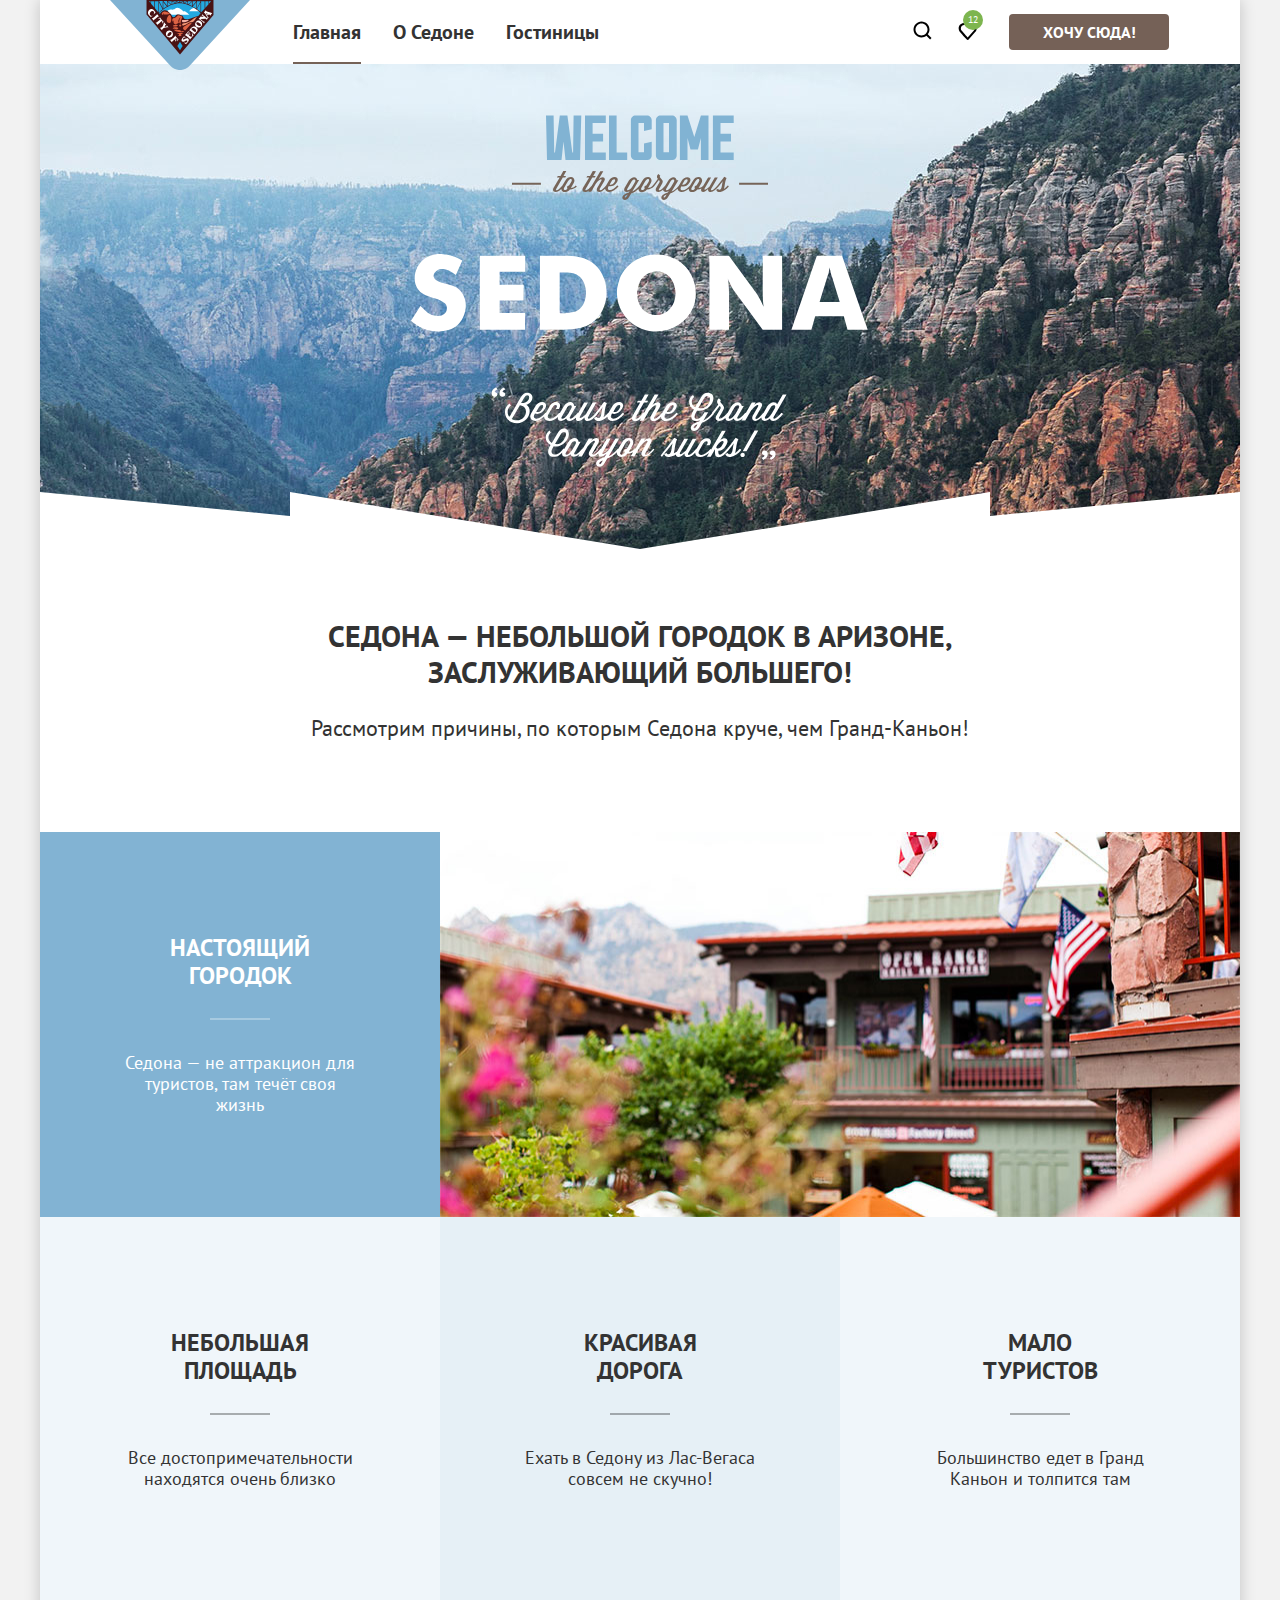
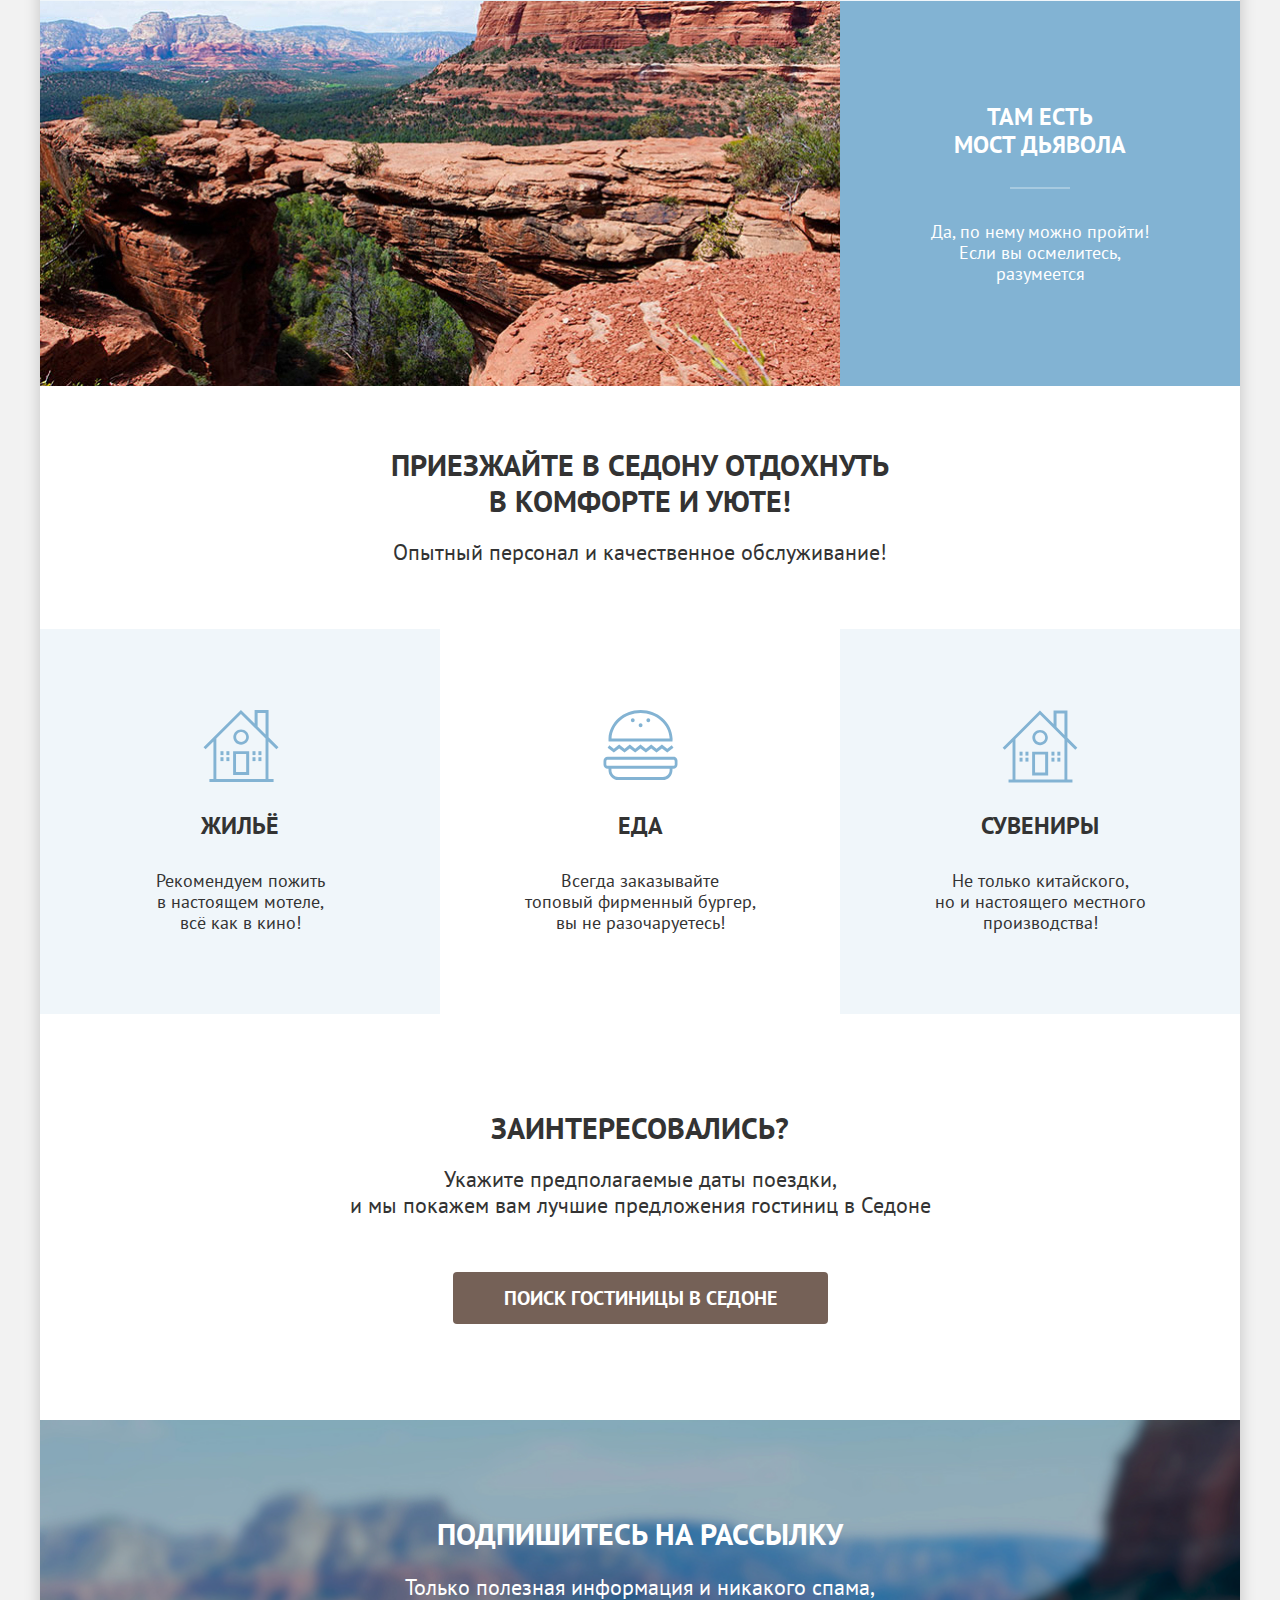
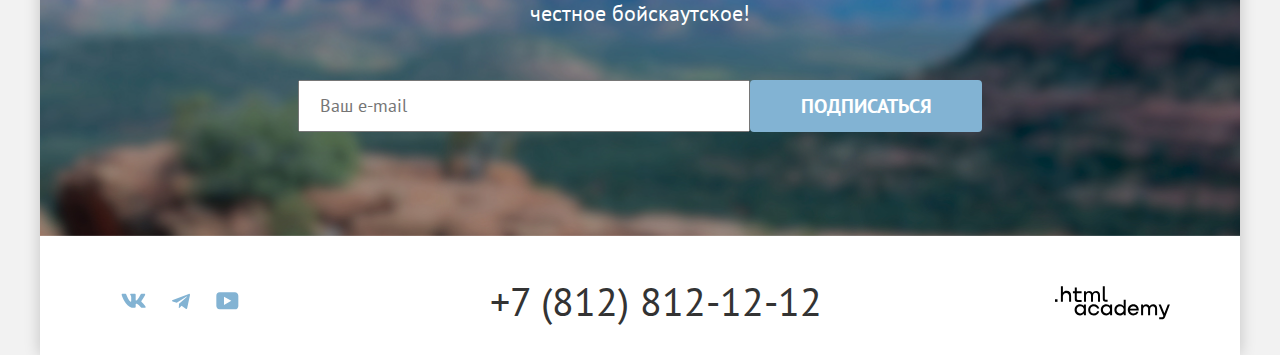
<file: index.html>
<!DOCTYPE html>
<html lang="ru">

  <head>
    <meta charset="utf-8">
    <title>HTML Academy: Седона</title>
    <link rel="stylesheet" href="styles/styles.css">
    <link rel="icon" type="image/png" href="images/favicon.png">
  </head>

  <body>
    <div class="wrapper">
      <header class="page-header">
        <nav class="page-navigation">
          <a class="navigation-logo" href="index.html"><span class="visually-hidden">Главная</span>
            <img class="sedona-logo" src="./images/sedona-logo.svg" width="140" height="70" alt="Логотип Седоны.">
          </a>
          <ul class="navigation-list">
            <li class="navigation-item">
              <a class="navigation-link navigation-link-current" href="index.html">Главная</a>
            </li>
            <li class="navigation-item">
              <a class="navigation-link" href="about.html">О Седоне</a>
            </li>
            <li class="navigation-item">
              <a class="navigation-link" href="catalog.html">Гостиницы</a>
            </li>
          </ul>
          <ul class="navigation-user">
            <li class="navigation-user-item">
              <a class="navigation-user-link" href="#">
                <svg class="navigation-icon" aria-hidden="true" focusable="false" width="19" height="19"
                  viewBox="0 0 19 19" fill="none" xmlns="http://www.w3.org/2000/svg">
                  <path
                    d="M18.5 17.0083L14.8 13.3287C15.8 12.0359 16.5 10.3453 16.5 8.4558C16.5 4.08011 12.9 0.5 8.5 0.5C4.1 0.5 0.5 4.17956 0.5 8.55525C0.5 12.9309 4.1 16.511 8.5 16.511C10.3 16.511 12 15.9144 13.4 14.8204L17.1 18.5L18.5 17.0083ZM8.5 14.5221C5.2 14.5221 2.5 11.837 2.5 8.55525C2.5 5.27348 5.2 2.5884 8.5 2.5884C11.8 2.5884 14.5 5.27348 14.5 8.55525C14.5 11.837 11.8 14.5221 8.5 14.5221Z"
                    fill="black" />
                </svg>
                <span class="visually-hidden">
                  Поиск
                </span>
              </a>
            </li>
            <li class="navigation-user-item">
              <a class="navigation-user-link navigation-favorite" href="#">
                <svg class="navigation-icon" aria-hidden="true" focusable="false" width="19" height="17"
                  viewBox="0 0 19 17" fill="none" xmlns="http://www.w3.org/2000/svg">
                  <path
                    d="M9.57663 17C9.27578 17 8.97493 16.9 8.77436 16.6C3.35903 10.5 2.05534 9.1 1.75449 8.7C1.0525 7.8 0.651367 6.6 0.651367 5.4C0.651367 2.4 3.05818 0 6.16698 0C7.47067 0 8.67407 0.5 9.67691 1.3C10.6797 0.5 11.9834 0 13.1868 0C16.1954 0 18.7025 2.4 18.7025 5.4C18.7025 6.7 18.201 7.9 17.3988 8.8L10.3789 16.7C10.1783 16.9 9.97776 17 9.57663 17ZM3.5596 7.5C3.86045 7.9 7.06953 11.5 9.67691 14.4L15.8945 7.4C16.3959 6.9 16.5965 6.2 16.5965 5.4C16.5965 3.6 15.0922 2.1 13.2871 2.1C12.2843 2.1 11.2815 2.6 10.5795 3.4C10.2786 3.7 9.97776 3.8 9.67691 3.8C9.37606 3.8 9.07521 3.6 8.87464 3.4C8.17265 2.6 7.16982 2.1 6.16698 2.1C4.36187 2.1 2.85761 3.6 2.85761 5.4C2.75733 6.3 3.15846 7 3.5596 7.5C3.45931 7.5 3.45931 7.5 3.5596 7.5Z"
                    fill="black" />
                </svg>
                <span class="favorites-count">12</span>
                <span class="visually-hidden">
                  В избранное
                </span>
              </a>
            </li>
            <li class="navigation-user-item">
              <a class="navigation-user-link button button-nav" href="#">
                Хочу сюда!
              </a>
            </li>
          </ul>
        </nav>
      </header>
      <main class="main-index">
        <section class="main-hero">
          <h1 class="visually-hidden">Добро пожаловать в Седону</h1>
          <img class="welcome-logo" src="images/welcome.svg" width="458" height="352" alt="Добро пожаловать в Седону.">
        </section>
        <section class="advantages">
          <div class="advantages-title-container">
            <h2 class="advantages-heading">Седона — небольшой городок в Аризоне,<br>
              заслуживающий большего!</h2>
            <p class="welcome-content">Рассмотрим причины, по которым Седона круче, чем Гранд-Каньон!</p>
          </div>
          <ul class="advantages-list">
            <li class="advantages-item advantages-item-blue">
              <div class="advantages-blue-container">
                <h3 class="advantages-title">Настоящий<br> городок</h3>
                <p class="advantages-description">Седона — не аттракцион для<br> туристов, там течёт своя<br> жизнь</p>
              </div>
              <img class="advantages-image" src="./images/sedona.jpg" width="800" height="385" alt="Фото Седоны.">
            </li>
            <li class="advantages-item advantages-item-grey">

              <h3 class="advantages-title">Небольшая<br>
                площадь</h3>
              <p class="advantages-description">Все достопримечательности<br> находятся очень близко</p>
            </li>
            <li class="advantages-item advantages-item-light-blue">
              <h3 class="advantages-title">Красивая<br>
                дорога</h3>
              <p class="advantages-description">Ехать в Седону из Лас-Вегаса<br> совсем не скучно!</p>
            </li>
            <li class="advantages-item advantages-item-grey">
              <h3 class="advantages-title">Мало<br>
                туристов</h3>
              <p class="advantages-description">Большинство едет в Гранд<br> Каньон и толпится там</p>
            </li>
            <li class="advantages-item advantages-item-blue advantages-item-reverse">
              <div class="advantages-blue-container">
                <h3 class="advantages-title">Там есть<br> мост дьявола</h3>
                <p class="advantages-description">Да, по нему можно пройти!<br> Если вы осмелитесь,<br> разумеется</p>
              </div>
              <img class="advantages-image" src="./images/bridge.jpg" width="800" height="385" alt="Фото Седоны.">
            </li>
          </ul>
        </section>
        <section class="advantages-offers">
          <div class="advantages-title-container advantages-wide-container">
            <h2 class="advantages-wide-title">Приезжайте в Седону отдохнуть<br> в комфорте и уюте!</h2>
            <p class="advantages-wide-description">Опытный персонал и качественное обслуживание!</p>
          </div>
          <ul class="offers-list">
            <li class="offers-item advantages-item-grey">
              <h3 class="offers-title">Жильё</h3>
              <p class="offers-description">Рекомендуем пожить<br> в настоящем мотеле,<br>
                всё как в кино!</p>
            </li>
            <li class="offers-item">
              <h3 class="offers-title">Еда</h3>
              <p class="offers-description">Всегда заказывайте<br>
                топовый фирменный бургер,<br> вы не разочаруетесь!</p>
            </li>
            <li class="offers-item  advantages-item-grey">
              <h3 class="offers-title">Сувениры</h3>
              <p class="offers-description">Не только китайского,<br>
                но и настоящего местного<br> производства!</p>
            </li>
          </ul>
        </section>
        <section class="main-search">
          <h2 class="search-title">Заинтересовались?</h2>
          <p class="search-description">Укажите предполагаемые даты поездки,<br> и мы покажем вам лучшие предложения
            гостиниц
            в Седоне</p>
          <button class="button hotel-search-button" type="submit">поиск гостиницы в седоне</button>
        </section>
        <section class="subscribe subscribe-main">
          <h2 class="subscribe-title">Подпишитесь на рассылку</h2>
          <p class="subscribe-description">Только полезная информация и никакого спама,<br> честное бойскаутское!</p>
          <form class="subscribe-form" action="https://echo.htmlacademy.ru/" method="post">
            <input type="email" class="field" name="user-email" placeholder="Ваш e-mail">
            <button class="button button-blue button-subscribe" type="submit">ПОДПИСАТЬСЯ</button>
          </form>
        </section>
      </main>
      <footer class="page-footer">
        <section class="footer-social">
          <h2 class="visually-hidden">Социальные сети</h2>
          <ul class="footer-social-list">
            <li class="footer-social-item">
              <a class="footer-social-link footer-social-vk" href="">
                <span class="visually-hidden">VK</span>
                <svg class="social-icon" width="25" height="15" aria-hidden="true" focusable="false" viewBox="0 0 25 15"
                  fill="none" xmlns="http://www.w3.org/2000/svg">
                  <path fill-rule="evenodd" clip-rule="evenodd"
                    d="M24.1164 1.80445C24.2824 1.25845 24.1164 0.856445 23.3214 0.856445H20.6964C20.0284 0.856445 19.7204 1.20345 19.5534 1.58645C19.5534 1.58645 18.2184 4.78245 16.3274 6.85845C15.7154 7.46045 15.4374 7.65145 15.1034 7.65145C14.9364 7.65145 14.6854 7.46045 14.6854 6.91345V1.80445C14.6854 1.14845 14.5014 0.856445 13.9454 0.856445H9.81738C9.40038 0.856445 9.14938 1.16045 9.14938 1.44945C9.14938 2.07045 10.0954 2.21445 10.1924 3.96245V7.76045C10.1924 8.59345 10.0394 8.74444 9.70538 8.74444C8.81538 8.74444 6.65038 5.53345 5.36538 1.85945C5.11638 1.14445 4.86438 0.856445 4.19338 0.856445H1.56638C0.816382 0.856445 0.666382 1.20345 0.666382 1.58645C0.666382 2.26845 1.55638 5.65645 4.81138 10.1374C6.98138 13.1974 10.0364 14.8564 12.8194 14.8564C14.4884 14.8564 14.6944 14.4884 14.6944 13.8534V11.5404C14.6944 10.8034 14.8524 10.6564 15.3814 10.6564C15.7714 10.6564 16.4384 10.8484 17.9964 12.3234C19.7764 14.0724 20.0694 14.8564 21.0714 14.8564H23.6964C24.4464 14.8564 24.8224 14.4884 24.6064 13.7604C24.3684 13.0364 23.5184 11.9854 22.3914 10.7384C21.7794 10.0284 20.8614 9.26345 20.5824 8.88045C20.1934 8.38945 20.3044 8.17044 20.5824 7.73345C20.5824 7.73345 23.7824 3.30745 24.1154 1.80445H24.1164Z"
                    fill="#83B3D3" />
                </svg>
              </a>
            </li>
            <li class="footer-social-item">
              <a class="footer-social-link footer-social-tg" href="">
                <span class="visually-hidden">Telegram</span>
                <svg class="social-icon" width="18" height="16" aria-hidden="true" focusable="false" viewBox="0 0 18 16"
                  fill="none" xmlns="http://www.w3.org/2000/svg">
                  <path
                    d="M16.785 0.955705L0.840489 7.1042C-0.247661 7.54126 -0.241365 8.14828 0.640845 8.41897L4.73445 9.69597L14.2058 3.72014C14.6537 3.44766 15.0629 3.59424 14.7265 3.89281L7.05283 10.8183H7.05103L7.05283 10.8192L6.77045 15.0387C7.18413 15.0387 7.36669 14.8489 7.59871 14.625L9.58705 12.6915L13.7229 15.7464C14.4855 16.1664 15.0332 15.9506 15.2229 15.0405L17.9379 2.2453C18.2158 1.13107 17.5126 0.626562 16.785 0.955705Z"
                    fill="#83B3D3" />
                </svg>
              </a>
            </li>
            <li class="footer-social-item">
              <a class="footer-social-link footer-social-yt" href="">
                <span class="visually-hidden">Youtube</span>
                <svg class="social-icon" width="23" height="18" aria-hidden="true" focusable="false" viewBox="0 0 23 18"
                  fill="none" xmlns="http://www.w3.org/2000/svg">
                  <path
                    d="M18.9402 0.356445H3.50738C1.64668 0.356445 0.333252 1.9502 0.333252 3.75645V13.8502C0.333252 15.7627 1.64668 17.3564 3.50738 17.3564H19.1591C20.8009 17.3564 22.3333 15.7627 22.3333 13.9564V3.75645C22.1143 1.9502 20.8009 0.356445 18.9402 0.356445ZM7.99494 12.8939V4.81894L15.3283 8.85645L7.99494 12.8939Z"
                    fill="#83B3D3" />
                </svg>
              </a>
            </li>
          </ul>
        </section>
        <section class="footer-contacts">
          <h2 class="visually-hidden">Контакты</h2>
          <address class="footer-phone">
            <a href="tel:+7812812-12-12">+7 (812) 812-12-12</a>
          </address>
        </section>
        <section class="footer-developer">
          <h2 class="visually-hidden">Контакты разработчика</h2>
          <a href="#">
            <span class="visually-hidden">Разработчик</span>
            <svg class="developer-logo" width="115" height="34" aria-hidden="true" focusable="false"
              viewBox="0 0 115 34" fill="none" xmlns="http://www.w3.org/2000/svg">
              <path d="M0 13.2564V15.8564H2.5V13.2564H0Z" fill="black" />
              <path
                d="M11.6 4.85645C10 4.85645 8.8 5.55645 8 6.55645H7.9V0.356445H5.9V15.8564H7.9V10.5564C7.9 8.45645 9.2 6.95645 11.2 6.95645C13 6.95645 14.1 8.35645 14.1 10.1564V15.8564H16.1V9.75644C16.2 6.75644 14.3 4.85645 11.6 4.85645Z"
                fill="black" />
              <path
                d="M26.6 5.15645H21.8V1.45645H19.8V5.25645H17.9V7.25645H19.8V13.2564C19.8 14.9564 20.8 15.9564 22.5 15.9564H26.6V13.9564H22.9C22.2 13.9564 21.8 13.5564 21.8 12.8564V7.15645H26.6V5.15645Z"
                fill="black" />
              <path
                d="M41.1 4.95645C39.5 4.95645 38.2 5.75644 37.6 7.05645H37.5C36.9 5.85645 35.7 4.95645 34.1 4.95645C32.7 4.95645 31.6 5.75645 31 6.75645H30.9V5.15645H29V15.7564H31V10.3564C31 8.35645 32 6.85645 33.6 6.85645C35.1 6.85645 36 7.85645 36 9.45645V15.7564H38V10.1564C38 7.75645 39.4 6.85645 40.6 6.85645C42.1 6.85645 43 7.85645 43 9.45645V15.7564H45V9.25644C45.1 6.75644 43.6 4.95645 41.1 4.95645Z"
                fill="black" />
              <path
                d="M47.8 13.0564C47.8 14.7564 48.8 15.7564 50.6 15.7564H52.6V13.7564H50.9C50.2 13.7564 49.8 13.3564 49.8 12.6564V0.356445H47.8V13.0564Z"
                fill="black" />
              <path
                d="M28.9 20.0564C28 18.9564 26.7 18.2564 25 18.2564C21.9 18.2564 19.6 20.5564 19.6 23.8564C19.6 27.1564 21.9 29.4564 25 29.4564C26.8 29.4564 28 28.6564 28.8 27.5564H28.9V29.1564H30.9V18.5564H28.9V20.0564ZM25.3 27.4564C23.1 27.4564 21.7 25.8564 21.7 23.8564C21.7 21.8564 23.1 20.2564 25.3 20.2564C27.5 20.2564 28.9 21.8564 28.9 23.8564C28.9 25.7564 27.5 27.4564 25.3 27.4564Z"
                fill="black" />
              <path
                d="M44.2 22.3564C43.7 19.9564 41.6 18.2564 38.8 18.2564C35.4 18.2564 33.2 20.7564 33.2 23.8564C33.2 26.9564 35.4 29.4564 38.8 29.4564C41.6 29.4564 43.7 27.6564 44.2 25.2564H42.1C41.7 26.5564 40.4 27.5564 38.8 27.5564C36.6 27.5564 35.2 25.9564 35.2 23.9564C35.2 21.9564 36.6 20.3564 38.8 20.3564C40.4 20.3564 41.6 21.3564 42.1 22.5564H44.2V22.3564Z"
                fill="black" />
              <path
                d="M55.1 20.0564C54.2 18.9564 52.9 18.2564 51.2 18.2564C48.1 18.2564 45.8 20.5564 45.8 23.8564C45.8 27.1564 48.1 29.4564 51.2 29.4564C53 29.4564 54.2 28.6564 55 27.5564H55.1V29.1564H57.1V18.5564H55.1V20.0564ZM51.5 27.4564C49.3 27.4564 47.9 25.8564 47.9 23.8564C47.9 21.8564 49.3 20.2564 51.5 20.2564C53.7 20.2564 55.1 21.8564 55.1 23.8564C55.1 25.7564 53.6 27.4564 51.5 27.4564Z"
                fill="black" />
              <path
                d="M68.7 20.1564C67.8 19.0564 66.5 18.2564 64.8 18.2564C61.7 18.2564 59.4 20.5564 59.4 23.8564C59.4 27.1564 61.6 29.4564 64.8 29.4564C66.5 29.4564 67.8 28.6564 68.6 27.6564H68.7V29.1564H70.7V13.7564H68.7V20.1564ZM65.1 27.4564C62.9 27.4564 61.5 25.8564 61.5 23.8564C61.5 21.8564 62.9 20.2564 65.1 20.2564C67.3 20.2564 68.7 21.8564 68.7 23.8564C68.6 25.8564 67.2 27.4564 65.1 27.4564Z"
                fill="black" />
              <path
                d="M78.3 18.2564C75 18.2564 72.8 20.7564 72.8 23.8564C72.8 26.8564 74.9 29.4564 78.3 29.4564C80.8 29.4564 82.8 28.1564 83.5 25.8564H81.4C80.9 26.8564 79.8 27.4564 78.4 27.4564C76.5 27.4564 75.1 26.1564 75 24.5564H83.8C84 20.9564 81.8 18.2564 78.3 18.2564ZM78.3 20.1564C80 20.1564 81.3 21.1564 81.6 22.7564H75.1C75.4 21.2564 76.6 20.1564 78.3 20.1564Z"
                fill="black" />
              <path
                d="M98.2 18.2564C96.6 18.2564 95.3 19.0564 94.6 20.2564H94.5C93.9 19.0564 92.7 18.2564 91.1 18.2564C89.7 18.2564 88.6 18.9564 88 20.0564V18.5564H86.1V29.1564H88.1V23.7564C88.1 21.7564 89.1 20.3564 90.7 20.2564C92.2 20.2564 93.1 21.2564 93.1 22.8564V29.1564H95.1V23.5564C95.1 21.1564 96.5 20.2564 97.7 20.2564C99.2 20.2564 100.1 21.2564 100.1 22.8564V29.1564H102.1V22.6564C102.2 20.0564 100.7 18.2564 98.2 18.2564Z"
                fill="black" />
              <path
                d="M109.4 27.3564L105.8 18.4564H103.6L108.4 30.0564C108.1 30.9564 107.7 31.2564 106.7 31.2564H104.2V33.2564H106.7C108.5 33.2564 109.5 32.4564 110.2 30.6564L114.9 18.4564H112.8L109.4 27.3564Z"
                fill="black" />
            </svg>
          </a>
        </section>
      </footer>
      <!--Модальное окно-->

      <div class="modal-container modal-container-close">
        <div class="modal-content">
          <h2 class="modal-title">Поиск гостиницы в Седоне</h2>
          <button class="modal-close-button" type="submit">
            <svg width="21" height="20" aria-hidden="true" focusable="false" viewBox="0 0 21 20" fill="none"
              xmlns="http://www.w3.org/2000/svg">
              <path
                d="M17.3928 4.29231L16.1005 3L10.3928 8.70769L4.68513 3L3.39282 4.29231L9.10051 10L3.39282 15.7077L4.68513 17L10.3928 11.2923L16.1005 17L17.3928 15.7077L11.6851 10L17.3928 4.29231Z"
                fill="black" />
            </svg>
            <span class="visually-hidden">Закрыть</span>
          </button>
          <form class="modal-form" action="https://echo.htmlacademy.ru" method="post">
            <div class="modal-search-block">
              <label class="arrival-date" for="arrival">Дата Заезда
              </label>
              <input class="text-input" id="arrival" type="text" placeholder="укажите дату заезда"
                value="27 апреля 2020" name="arrival-date">
              <button class="date-button" type="button">
                <span class="visually-hidden">Календарь</span>
              </button>
              <p class="date-comment date-comment-red">Мы не можем отправить вас в прошлое</p>
            </div>
            <div class="modal-search-block">
              <label class="departure-date" for="departure">Дата Выезда
              </label>
              <input class="text-input" id="departure" type="text" placeholder="укажите дату выезда"
                value="1 сентября 2023" name="departure-date">
              <button class="date-button" type="button">
                <span class="visually-hidden">Календарь</span>
              </button>
              <p class="date-comment">На эти даты есть свободные номера. Пока есть</p>
            </div>
            <div class="field field-adults">
              <label class="field-label" for="adults">Взрослые:</label>
              <span class="field-box">
                <button class="field-button minus">
                  <svg width="20" height="20" aria-hidden="true" focusable="false" viewBox="0 0 21 20" fill="none"
                    xmlns="http://www.w3.org/2000/svg">
                    <path d="M3.39282 9V11H17.3928V9H3.39282Z" fill="black" />
                  </svg>
                  <span class="visually-hidden">Минус</span>
                </button>
                <input class="modal-input" id="adults" type="text" value="2" name="adults-amount">
                <button class="field-button plus">
                  <svg width="20" height="20" aria-hidden="true" focusable="false" viewBox="0 0 20 20" fill="none"
                    xmlns="http://www.w3.org/2000/svg">
                    <path d="M17 9H11V3H9V9H3V11H9V17H11V11H17V9Z" fill="black" />
                  </svg>
                  <span class="visually-hidden">Плюс</span>
                </button>
              </span>
            </div>
            <div class="field field-children">
              <label class="field-label" for="children">Дети:
              </label>
              <button class="button-info popover-close-button">
                <span class="visually-hidden">Закрыть</span>
              </button>
              <div class="popover modal-popover">
                <div class="popover-content">
                  <p class="popover-description">Укажите количество детей, которые будут с вами, возраст которых от 6 до
                    18 лет. Дети до 6 лет
                    размещаются бесплатно.</p>
                </div>
              </div>
              <span class="field-box field-box-children">
                <button class="field-button minus">
                  <svg width="20" height="20" aria-hidden="true" focusable="false" viewBox="0 0 21 20" fill="none"
                    xmlns="http://www.w3.org/2000/svg">
                    <path d="M3.39282 9V11H17.3928V9H3.39282Z" fill="black" />
                  </svg>
                  <span class="visually-hidden">Минус</span>
                </button>
                <input class="modal-input" id="children" type="text" value="2" name="children-amount">
                <button class="field-button plus">
                  <svg width="20" height="20" aria-hidden="true" focusable="false" viewBox="0 0 20 20" fill="none"
                    xmlns="http://www.w3.org/2000/svg">
                    <path d="M17 9H11V3H9V9H3V11H9V17H11V11H17V9Z" fill="black" />
                  </svg>
                  <span class="visually-hidden">Плюс</span>
                </button>
              </span>
            </div>
            <button class="button button-blue button-modal-search" type="submit">Найти</button>
          </form>
        </div>
      </div>
    </div>
  </body>





</html>
</file>
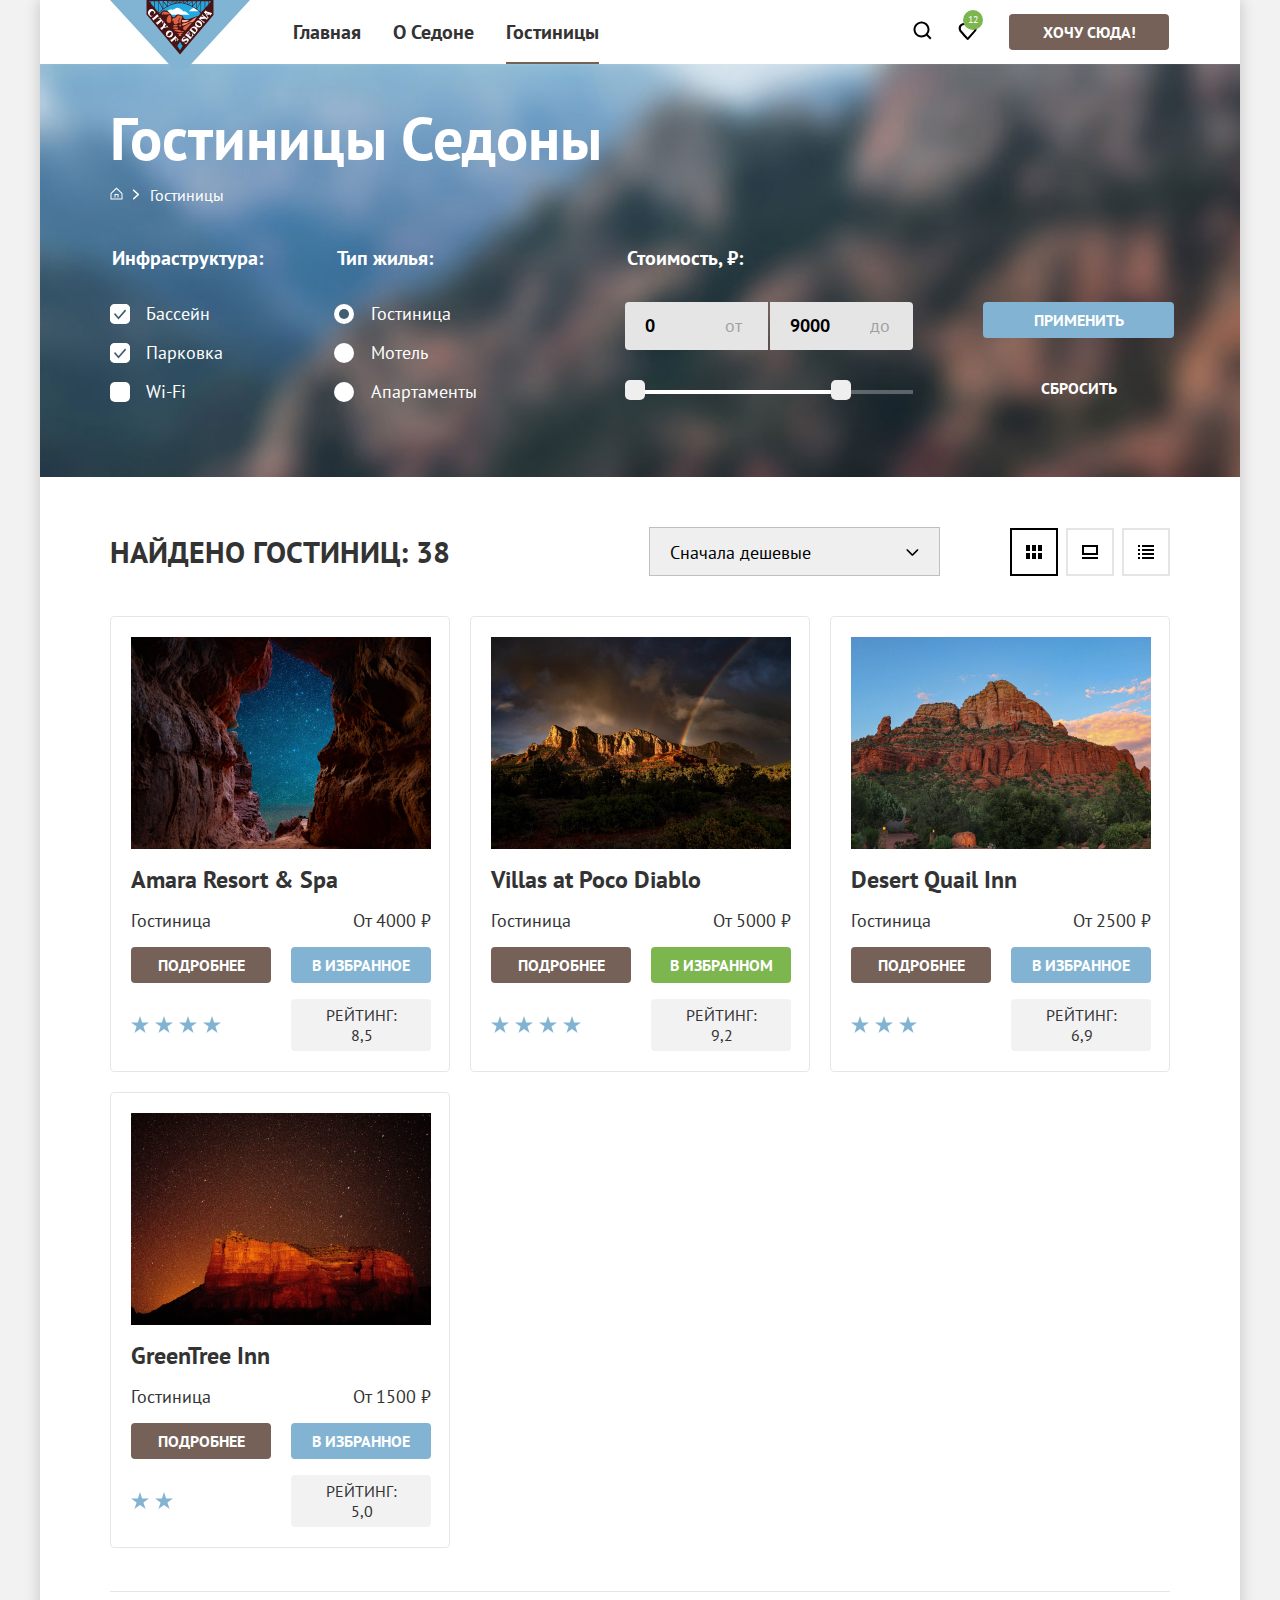
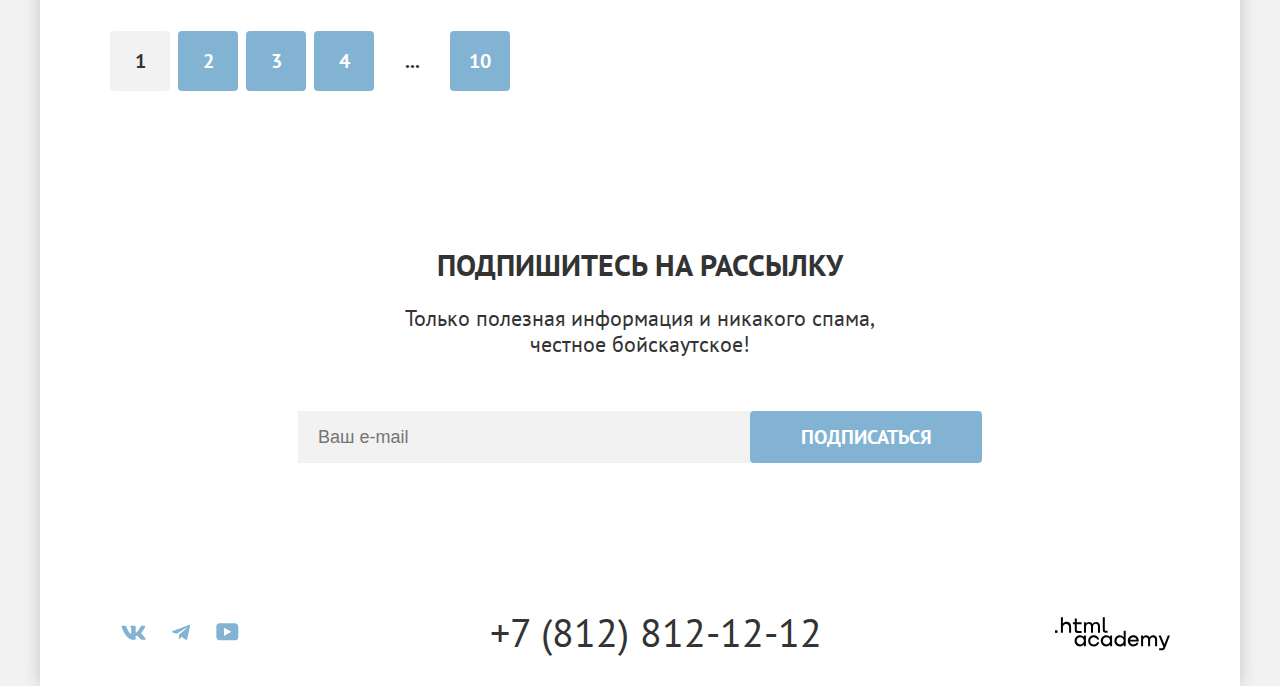
<file: catalog.html>
<!DOCTYPE html>
<html lang="ru">

  <head>
    <meta charset="utf-8">
    <title>Каталог</title>
    <link rel="stylesheet" href="styles/styles.css">
    <link rel="icon" type="image/png" href="images/favicon.png">
  </head>

  <body>
    <div class="wrapper">
      <header class="page-header">
        <nav class="page-navigation">
          <a class="navigation-logo" href="index.html"><span class="visually-hidden">Главная</span>
            <img class="sedona-logo" src="./images/sedona-logo.svg" width="140" height="70" alt="Логотип Седоны.">
          </a>
          <ul class="navigation-list">
            <li class="navigation-item">
              <a class="navigation-link" href="index.html">Главная</a>
            </li>
            <li class="navigation-item">
              <a class="navigation-link" href="about.html">О Седоне</a>
            </li>
            <li class="navigation-item">
              <a class="navigation-link navigation-link-current" href="catalog.html">Гостиницы</a>
            </li>
          </ul>
          <ul class="navigation-user">
            <li class="navigation-user-item">
              <a class="navigation-user-link" href="#">
                <svg class="navigation-icon" aria-hidden="true" focusable="false" width="19" height="19"
                  viewBox="0 0 19 19" fill="none" xmlns="http://www.w3.org/2000/svg">
                  <path
                    d="M18.5 17.0083L14.8 13.3287C15.8 12.0359 16.5 10.3453 16.5 8.4558C16.5 4.08011 12.9 0.5 8.5 0.5C4.1 0.5 0.5 4.17956 0.5 8.55525C0.5 12.9309 4.1 16.511 8.5 16.511C10.3 16.511 12 15.9144 13.4 14.8204L17.1 18.5L18.5 17.0083ZM8.5 14.5221C5.2 14.5221 2.5 11.837 2.5 8.55525C2.5 5.27348 5.2 2.5884 8.5 2.5884C11.8 2.5884 14.5 5.27348 14.5 8.55525C14.5 11.837 11.8 14.5221 8.5 14.5221Z"
                    fill="black" />
                </svg>
                <span class="visually-hidden">
                  Поиск
                </span>
              </a>
            </li>
            <li class="navigation-user-item">
              <a class="navigation-user-link navigation-favorite" href="#">
                <svg class="navigation-icon" aria-hidden="true" focusable="false" width="19" height="17"
                  viewBox="0 0 19 17" fill="none" xmlns="http://www.w3.org/2000/svg">
                  <path
                    d="M9.57663 17C9.27578 17 8.97493 16.9 8.77436 16.6C3.35903 10.5 2.05534 9.1 1.75449 8.7C1.0525 7.8 0.651367 6.6 0.651367 5.4C0.651367 2.4 3.05818 0 6.16698 0C7.47067 0 8.67407 0.5 9.67691 1.3C10.6797 0.5 11.9834 0 13.1868 0C16.1954 0 18.7025 2.4 18.7025 5.4C18.7025 6.7 18.201 7.9 17.3988 8.8L10.3789 16.7C10.1783 16.9 9.97776 17 9.57663 17ZM3.5596 7.5C3.86045 7.9 7.06953 11.5 9.67691 14.4L15.8945 7.4C16.3959 6.9 16.5965 6.2 16.5965 5.4C16.5965 3.6 15.0922 2.1 13.2871 2.1C12.2843 2.1 11.2815 2.6 10.5795 3.4C10.2786 3.7 9.97776 3.8 9.67691 3.8C9.37606 3.8 9.07521 3.6 8.87464 3.4C8.17265 2.6 7.16982 2.1 6.16698 2.1C4.36187 2.1 2.85761 3.6 2.85761 5.4C2.75733 6.3 3.15846 7 3.5596 7.5C3.45931 7.5 3.45931 7.5 3.5596 7.5Z"
                    fill="black" />
                </svg>
                <span class="favorites-count">12</span>
                <span class="visually-hidden">
                  В избранное
                </span>
              </a>
            </li>
            <li class="navigation-user-item">
              <a class="navigation-user-link button button-nav" href="#">
                Хочу сюда!
              </a>
            </li>
          </ul>
        </nav>
      </header>
      <main class="main-inner">
        <header class="inner-header">
          <h1 class="inner-header-title">Гостиницы Седоны</h1>
          <ol class="breadcrumbs">
            <li class="breadcrumbs-item breadcrumbs-home">
              <a class="breadcrumbs-link" href="index.html">
                <img class="breadcrumbs-home-image" src="images/icon-breadcrumbs-home.svg" width="13" height="15" alt="на главную страницу.">
                <span class="visually-hidden">Главная</span></a>
            </li>
            <li class="breadcrumbs-item">
              <a class="breadcrumbs-link">Гостиницы</a>
            </li>
          </ol>
          <h2 class="visually-hidden">Фильтры</h2>
          <form class="catalog-filter-form">
            <fieldset class="catalog-filter-group">
              <legend class="catalog-filter-title">Инфраструктура:</legend>
              <ul class="catalog-filter-list">
                <li class="catalog-filter-item">
                  <label class="control">
                    <input class="control-input visually-hidden" type="checkbox" name="pool" checked>
                    <span class="custom-checkbox"></span>
                    <span class="button-label-text">
                      Бассейн</span></label>
                </li>
                <li class="catalog-filter-item">
                  <label class="control">
                    <input class="control-input visually-hidden" type="checkbox" name="parking" checked>
                    <span class="custom-checkbox"></span>
                    <span class="button-label-text">
                      Парковка</span></label>
                </li>
                <li class="catalog-filter-item">
                  <label class="control">
                    <input class="control-input visually-hidden" type="checkbox" name="wi-fi">
                    <span class="custom-checkbox"></span>
                    <span class="button-label-text">Wi-Fi</span></label>
                </li>
              </ul>
            </fieldset>
            <fieldset class="catalog-filter-group">
              <legend class="catalog-filter-title">Тип жилья:</legend>
              <ul class="catalog-filter-list">
                <li class="catalog-filter-item">
                  <label class="control">
                    <input class="control-input visually-hidden" type="radio" name="type" checked>
                    <span class="custom-radio"></span>
                    <span class="button-label-text">Гостиница</span>
                  </label>
                </li>
                <li class="catalog-filter-item">
                  <label class="control">
                    <input class="control-input  visually-hidden" type="radio" name="type">
                    <span class="custom-radio"></span>
                    <span class="button-label-text">Мотель</span>
                  </label>
                </li>
                <li class="catalog-filter-item">
                  <label class="control">
                    <input class="control-input  visually-hidden" type="radio" name="type">
                    <span class="custom-radio"></span>
                    <span class="button-label-text">Апартаменты</span>
                  </label>
                </li>
              </ul>
            </fieldset>
            <fieldset class="catalog-filter-group">
              <legend class="catalog-filter-title">Стоимость, ₽:</legend>
              <div class="range">
                <div class="range-wrapper-units">
                  <label class="catalog-filter-label">
                    <input class="range-input range-input-left" type="number"
                      value="0" name="min-price">
                      <span class="catalog-label-text">от</span>
                    </label>
                  <label class="catalog-filter-label">
                    <input class="range-input range-input-right" type="number"
                      value="9000" name="max-price">
                      <span class="catalog-label-text">до</span>
                    </label>
                </div>
                <div class="range-scale">
                  <div class="range-bar">
                    <button class="range-toggle toggle-min" type="button"></button>
                    <button class="range-toggle toggle-max" type="button"></button>
                  </div>
                </div>
              </div>
            </fieldset>
            <div class="form-buttons-container">
              <button class="button button-blue button-form" type="submit" value="Применить">Применить</button>
              <button class="button button-transparent button-form" type="reset" value="Сбросить">Сбросить</button>
            </div>
          </form>
        </header>
        <div class="hotels-wrapper">
          <section class="hotel-search-results">
            <h2 class="search-results-title">
              Найдено гостиниц: <span class="hotels-amount">38</span>
            </h2>
            <select class="hotel-search-sorting" aria-label="Сортировка">
              <option value="cheap">Сначала дешевые</option>
            </select>
            <div class="cards-view-container">
              <a href="#" class="cards-view cards-view-current"><span class="visually-hidden">Показать карточки</span>
                <svg width="16" height="14" aria-hidden="true" focusable="false" viewBox="0 0 16 14" fill="none"
                xmlns="http://www.w3.org/2000/svg">
                <path d="M4 0H0V6H4V0Z" fill="black" />
                <path d="M16 0H12V6H16V0Z" fill="black" />
                <path d="M10 0H6V6H10V0Z" fill="black" />
                <path d="M4 8H0V14H4V8Z" fill="black" />
                <path d="M16 8H12V14H16V8Z" fill="black" />
                <path d="M10 8H6V14H10V8Z" fill="black" />
              </svg>
              </a>
              <a href="#" class="cards-view"><span class="visually-hidden">Показать карточку</span>
                <svg width="16" height="14" aria-hidden="true" focusable="false" viewBox="0 0 16 14" fill="none"
                  xmlns="http://www.w3.org/2000/svg">
                  <path d="M16 12H0V14H16V12Z" fill="black" />
                  <path d="M14 2V8H2V2H14ZM16 0H0V10H16V0Z" fill="black" />
                </svg>
              </a>
              <a href="#" class="cards-view"><span class="visually-hidden">Показать список</span>
                <svg width="16" height="14" aria-hidden="true" focusable="false" viewBox="0 0 16 14" fill="none"
                xmlns="http://www.w3.org/2000/svg">
                <path d="M2 0H0V2H2V0Z" fill="black" />
                <path d="M16 0H4V2H16V0Z" fill="black" />
                <path d="M2 4H0V6H2V4Z" fill="black" />
                <path d="M16 4H4V6H16V4Z" fill="black" />
                <path d="M2 8H0V10H2V8Z" fill="black" />
                <path d="M16 8H4V10H16V8Z" fill="black" />
                <path d="M2 12H0V14H2V12Z" fill="black" />
                <path d="M16 12H4V14H16V12Z" fill="black" />
              </svg>
              </a>
            </div>
          </section>
          <section class="catalog-hotels">
            <div class="hotel-item">
              <a class="hotel-card-link" href="#">
                <img class="hotel-image" src="images/hotel-1.jpg" width="300" height="212"
                  alt="Гостиница Amara Resort & Spa.">
                <h3 class="hotel-name">Amara Resort & Spa</h3>
              </a>
              <p class="hotel-type">Гостиница</p>
              <p class="hotel-price">От 4000 ₽</p>
              <a class="button" href="">Подробнее</a>
              <button class="button button-blue">В избранное</button>
              <p class="hotel-stars">
                <img class="hotel-star-image" src="images/icon-star.svg" width="18" height="17" alt="количество звёзд.">
                <img class="hotel-star-image" src="images/icon-star.svg" width="18" height="17" alt="количество звёзд.">
                <img class="hotel-star-image" src="images/icon-star.svg" width="18" height="17" alt="количество звёзд.">
                <img class="hotel-star-image" src="images/icon-star.svg" width="18" height="17" alt="количество звёзд.">
                <span class="visually-hidden">4 звезды</span>
              </p>
              <p class="hotel-rating">РЕЙТИНГ: 8,5</p>
            </div>
            <div class="hotel-item">
              <a class="hotel-card-link" href="#">
                <img class="hotel-image" src="images/hotel-2.jpg" width="300" height="212"
                  alt="Гостиница Villas at Poco Diablo.">
                <h3 class="hotel-name">Villas at Poco Diablo</h3>
              </a>
              <p class="hotel-type">Гостиница</p>
              <p class="hotel-price">От 5000 ₽</p>
              <a class="button" href="">Подробнее</a>
              <button class="button button-green">В избранном</button>
              <p class="hotel-stars">
                <img class="hotel-star-image" src="images/icon-star.svg" width="18" height="17" alt="количество звёзд.">
                <img class="hotel-star-image" src="images/icon-star.svg" width="18" height="17" alt="количество звёзд.">
                <img class="hotel-star-image" src="images/icon-star.svg" width="18" height="17" alt="количество звёзд.">
                <img class="hotel-star-image" src="images/icon-star.svg" width="18" height="17" alt="количество звёзд.">
                <span class="visually-hidden">4 звезды</span>
              </p>
              <p class="hotel-rating">РЕЙТИНГ: 9,2</p>
            </div>
            <div class="hotel-item">
              <a class="hotel-card-link" href="#">
                <img class="hotel-image" src="images/hotel-3.jpg" width="300" height="212" alt="Гостиница Quail Inn.">
                <h3 class="hotel-name">Desert Quail Inn</h3>
              </a>
              <p class="hotel-type">Гостиница</p>
              <p class="hotel-price">От 2500 ₽</p>
              <a class="button" href="">Подробнее</a>
              <button class="button button-blue">В избранное</button>
              <p class="hotel-stars">
                <img class="hotel-star-image" src="images/icon-star.svg" width="18" height="17" alt="количество звёзд.">
                <img class="hotel-star-image" src="images/icon-star.svg" width="18" height="17" alt="количество звёзд.">
                <img class="hotel-star-image" src="images/icon-star.svg" width="18" height="17" alt="количество звёзд.">
                <span class="visually-hidden">3 звезды</span>
              </p>
              <p class="hotel-rating">РЕЙТИНГ: 6,9</p>
            </div>
            <div class="hotel-item">
              <a class="hotel-card-link" href="#">
                <img class="hotel-image" src="images/hotel-4.jpg" width="300" height="212"
                  alt="Гостиница GreenTree Inn.">
                <h3 class="hotel-name">GreenTree Inn</h3>
              </a>
              <p class="hotel-type">Гостиница</p>
              <p class="hotel-price">От 1500 ₽</p>
              <a class="button" href="">Подробнее</a>
              <button class="button button-blue">В избранное</button>
              <p class="hotel-stars">
                <img class="hotel-star-image" src="images/icon-star.svg" width="18" height="17" alt="количество звёзд.">
                <img class="hotel-star-image" src="images/icon-star.svg" width="18" height="17" alt="количество звёзд.">
                <span class="visually-hidden">2 звезды</span>
              </p>
              <p class="hotel-rating">РЕЙТИНГ: 5,0</p>
            </div>
          </section>
          <ul class="pagination">
            <li class="pagination-item">
              <a class="pagination-link pagination-current">1</a>
            </li>
            <li class="pagination-item">
              <a class="pagination-link" href="#">2</a>
            </li>
            <li class="pagination-item">
              <a class="pagination-link" href="#">3</a>
            </li>
            <li class="pagination-item">
              <a class="pagination-link" href="#">4</a>
            </li>
            <li class="pagination-item">
              <a class="pagination-link pagination-hidden" href="#">...</a>
            </li>
            <li class="pagination-item">
              <a class="pagination-link" href="#">10</a>
            </li>
          </ul>
        </div>
        <section class="subscribe subscribe-catalog">
          <h2 class="subscribe-title">Подпишитесь на рассылку</h2>
          <p class="subscribe-description">Только полезная информация и никакого спама,<br> честное бойскаутское!</p>
          <form class="subscribe-form subscribe-form-catalog" action="https://echo.htmlacademy.ru/" method="post">
            <input type="email" name="user-email" placeholder="Ваш e-mail">
            <button class="button button-blue button-subscribe" type="submit">ПОДПИСАТЬСЯ</button>
          </form>
        </section>
      </main>
      <footer class="page-footer">
        <section class="footer-social">
          <h2 class="visually-hidden">Социальные сети</h2>
          <ul class="footer-social-list">
            <li class="footer-social-item">
              <a class="footer-social-link footer-social-vk" href="">
                <span class="visually-hidden">VK</span>
                <svg class="social-icon" width="25" height="15" aria-hidden="true" focusable="false" viewBox="0 0 25 15"
                  fill="none" xmlns="http://www.w3.org/2000/svg">
                  <path fill-rule="evenodd" clip-rule="evenodd"
                    d="M24.1164 1.80445C24.2824 1.25845 24.1164 0.856445 23.3214 0.856445H20.6964C20.0284 0.856445 19.7204 1.20345 19.5534 1.58645C19.5534 1.58645 18.2184 4.78245 16.3274 6.85845C15.7154 7.46045 15.4374 7.65145 15.1034 7.65145C14.9364 7.65145 14.6854 7.46045 14.6854 6.91345V1.80445C14.6854 1.14845 14.5014 0.856445 13.9454 0.856445H9.81738C9.40038 0.856445 9.14938 1.16045 9.14938 1.44945C9.14938 2.07045 10.0954 2.21445 10.1924 3.96245V7.76045C10.1924 8.59345 10.0394 8.74444 9.70538 8.74444C8.81538 8.74444 6.65038 5.53345 5.36538 1.85945C5.11638 1.14445 4.86438 0.856445 4.19338 0.856445H1.56638C0.816382 0.856445 0.666382 1.20345 0.666382 1.58645C0.666382 2.26845 1.55638 5.65645 4.81138 10.1374C6.98138 13.1974 10.0364 14.8564 12.8194 14.8564C14.4884 14.8564 14.6944 14.4884 14.6944 13.8534V11.5404C14.6944 10.8034 14.8524 10.6564 15.3814 10.6564C15.7714 10.6564 16.4384 10.8484 17.9964 12.3234C19.7764 14.0724 20.0694 14.8564 21.0714 14.8564H23.6964C24.4464 14.8564 24.8224 14.4884 24.6064 13.7604C24.3684 13.0364 23.5184 11.9854 22.3914 10.7384C21.7794 10.0284 20.8614 9.26345 20.5824 8.88045C20.1934 8.38945 20.3044 8.17044 20.5824 7.73345C20.5824 7.73345 23.7824 3.30745 24.1154 1.80445H24.1164Z"
                    fill="#83B3D3" />
                </svg>
              </a>
            </li>
            <li class="footer-social-item">
              <a class="footer-social-link footer-social-tg" href="">
                <span class="visually-hidden">Telegram</span>
                <svg class="social-icon" width="18" height="16" aria-hidden="true" focusable="false" viewBox="0 0 18 16"
                  fill="none" xmlns="http://www.w3.org/2000/svg">
                  <path
                    d="M16.785 0.955705L0.840489 7.1042C-0.247661 7.54126 -0.241365 8.14828 0.640845 8.41897L4.73445 9.69597L14.2058 3.72014C14.6537 3.44766 15.0629 3.59424 14.7265 3.89281L7.05283 10.8183H7.05103L7.05283 10.8192L6.77045 15.0387C7.18413 15.0387 7.36669 14.8489 7.59871 14.625L9.58705 12.6915L13.7229 15.7464C14.4855 16.1664 15.0332 15.9506 15.2229 15.0405L17.9379 2.2453C18.2158 1.13107 17.5126 0.626562 16.785 0.955705Z"
                    fill="#83B3D3" />
                </svg>
              </a>
            </li>
            <li class="footer-social-item">
              <a class="footer-social-link footer-social-yt" href="">
                <span class="visually-hidden">Youtube</span>
                <svg class="social-icon" width="23" height="18" aria-hidden="true" focusable="false" viewBox="0 0 23 18"
                  fill="none" xmlns="http://www.w3.org/2000/svg">
                  <path
                    d="M18.9402 0.356445H3.50738C1.64668 0.356445 0.333252 1.9502 0.333252 3.75645V13.8502C0.333252 15.7627 1.64668 17.3564 3.50738 17.3564H19.1591C20.8009 17.3564 22.3333 15.7627 22.3333 13.9564V3.75645C22.1143 1.9502 20.8009 0.356445 18.9402 0.356445ZM7.99494 12.8939V4.81894L15.3283 8.85645L7.99494 12.8939Z"
                    fill="#83B3D3" />
                </svg>
              </a>
            </li>
          </ul>
        </section>
        <section class="footer-contacts">
          <h2 class="visually-hidden">Контакты</h2>
          <address class="footer-phone">
            <a href="tel:+7812812-12-12">+7 (812) 812-12-12</a>
          </address>
        </section>
        <section class="footer-developer">
          <h2 class="visually-hidden">Контакты разработчика</h2>
          <a href="#">
            <span class="visually-hidden">Разработчик</span>
            <svg class="developer-logo" width="115" height="34" aria-hidden="true" focusable="false"
              viewBox="0 0 115 34" fill="none" xmlns="http://www.w3.org/2000/svg">
              <path d="M0 13.2564V15.8564H2.5V13.2564H0Z" fill="black" />
              <path
                d="M11.6 4.85645C10 4.85645 8.8 5.55645 8 6.55645H7.9V0.356445H5.9V15.8564H7.9V10.5564C7.9 8.45645 9.2 6.95645 11.2 6.95645C13 6.95645 14.1 8.35645 14.1 10.1564V15.8564H16.1V9.75644C16.2 6.75644 14.3 4.85645 11.6 4.85645Z"
                fill="black" />
              <path
                d="M26.6 5.15645H21.8V1.45645H19.8V5.25645H17.9V7.25645H19.8V13.2564C19.8 14.9564 20.8 15.9564 22.5 15.9564H26.6V13.9564H22.9C22.2 13.9564 21.8 13.5564 21.8 12.8564V7.15645H26.6V5.15645Z"
                fill="black" />
              <path
                d="M41.1 4.95645C39.5 4.95645 38.2 5.75644 37.6 7.05645H37.5C36.9 5.85645 35.7 4.95645 34.1 4.95645C32.7 4.95645 31.6 5.75645 31 6.75645H30.9V5.15645H29V15.7564H31V10.3564C31 8.35645 32 6.85645 33.6 6.85645C35.1 6.85645 36 7.85645 36 9.45645V15.7564H38V10.1564C38 7.75645 39.4 6.85645 40.6 6.85645C42.1 6.85645 43 7.85645 43 9.45645V15.7564H45V9.25644C45.1 6.75644 43.6 4.95645 41.1 4.95645Z"
                fill="black" />
              <path
                d="M47.8 13.0564C47.8 14.7564 48.8 15.7564 50.6 15.7564H52.6V13.7564H50.9C50.2 13.7564 49.8 13.3564 49.8 12.6564V0.356445H47.8V13.0564Z"
                fill="black" />
              <path
                d="M28.9 20.0564C28 18.9564 26.7 18.2564 25 18.2564C21.9 18.2564 19.6 20.5564 19.6 23.8564C19.6 27.1564 21.9 29.4564 25 29.4564C26.8 29.4564 28 28.6564 28.8 27.5564H28.9V29.1564H30.9V18.5564H28.9V20.0564ZM25.3 27.4564C23.1 27.4564 21.7 25.8564 21.7 23.8564C21.7 21.8564 23.1 20.2564 25.3 20.2564C27.5 20.2564 28.9 21.8564 28.9 23.8564C28.9 25.7564 27.5 27.4564 25.3 27.4564Z"
                fill="black" />
              <path
                d="M44.2 22.3564C43.7 19.9564 41.6 18.2564 38.8 18.2564C35.4 18.2564 33.2 20.7564 33.2 23.8564C33.2 26.9564 35.4 29.4564 38.8 29.4564C41.6 29.4564 43.7 27.6564 44.2 25.2564H42.1C41.7 26.5564 40.4 27.5564 38.8 27.5564C36.6 27.5564 35.2 25.9564 35.2 23.9564C35.2 21.9564 36.6 20.3564 38.8 20.3564C40.4 20.3564 41.6 21.3564 42.1 22.5564H44.2V22.3564Z"
                fill="black" />
              <path
                d="M55.1 20.0564C54.2 18.9564 52.9 18.2564 51.2 18.2564C48.1 18.2564 45.8 20.5564 45.8 23.8564C45.8 27.1564 48.1 29.4564 51.2 29.4564C53 29.4564 54.2 28.6564 55 27.5564H55.1V29.1564H57.1V18.5564H55.1V20.0564ZM51.5 27.4564C49.3 27.4564 47.9 25.8564 47.9 23.8564C47.9 21.8564 49.3 20.2564 51.5 20.2564C53.7 20.2564 55.1 21.8564 55.1 23.8564C55.1 25.7564 53.6 27.4564 51.5 27.4564Z"
                fill="black" />
              <path
                d="M68.7 20.1564C67.8 19.0564 66.5 18.2564 64.8 18.2564C61.7 18.2564 59.4 20.5564 59.4 23.8564C59.4 27.1564 61.6 29.4564 64.8 29.4564C66.5 29.4564 67.8 28.6564 68.6 27.6564H68.7V29.1564H70.7V13.7564H68.7V20.1564ZM65.1 27.4564C62.9 27.4564 61.5 25.8564 61.5 23.8564C61.5 21.8564 62.9 20.2564 65.1 20.2564C67.3 20.2564 68.7 21.8564 68.7 23.8564C68.6 25.8564 67.2 27.4564 65.1 27.4564Z"
                fill="black" />
              <path
                d="M78.3 18.2564C75 18.2564 72.8 20.7564 72.8 23.8564C72.8 26.8564 74.9 29.4564 78.3 29.4564C80.8 29.4564 82.8 28.1564 83.5 25.8564H81.4C80.9 26.8564 79.8 27.4564 78.4 27.4564C76.5 27.4564 75.1 26.1564 75 24.5564H83.8C84 20.9564 81.8 18.2564 78.3 18.2564ZM78.3 20.1564C80 20.1564 81.3 21.1564 81.6 22.7564H75.1C75.4 21.2564 76.6 20.1564 78.3 20.1564Z"
                fill="black" />
              <path
                d="M98.2 18.2564C96.6 18.2564 95.3 19.0564 94.6 20.2564H94.5C93.9 19.0564 92.7 18.2564 91.1 18.2564C89.7 18.2564 88.6 18.9564 88 20.0564V18.5564H86.1V29.1564H88.1V23.7564C88.1 21.7564 89.1 20.3564 90.7 20.2564C92.2 20.2564 93.1 21.2564 93.1 22.8564V29.1564H95.1V23.5564C95.1 21.1564 96.5 20.2564 97.7 20.2564C99.2 20.2564 100.1 21.2564 100.1 22.8564V29.1564H102.1V22.6564C102.2 20.0564 100.7 18.2564 98.2 18.2564Z"
                fill="black" />
              <path
                d="M109.4 27.3564L105.8 18.4564H103.6L108.4 30.0564C108.1 30.9564 107.7 31.2564 106.7 31.2564H104.2V33.2564H106.7C108.5 33.2564 109.5 32.4564 110.2 30.6564L114.9 18.4564H112.8L109.4 27.3564Z"
                fill="black" />
            </svg>
          </a>
        </section>
      </footer>
    </div>
  </body>

</html>
</file>
<file: styles/styles.css>
@font-face {

  font-family: "PT Sans";
  font-style: normal;
  font-weight: 400;
  src: url("../fonts/ptsans-400.woff2") format("woff2");
  font-display: swap;
}

@font-face {
  font-family: "PT Sans";
  font-style: normal;
  font-weight: 700;
  src: url("../fonts/ptsans-700.woff2") format("woff2");
  font-display: swap;
}

*,
*::before,
*::after {
  box-sizing: border-box;
}

.visually-hidden {
  position: absolute;
  width: 1px;
  height: 1px;
  margin: -1px;
  padding: 0;
  border: 0;
  white-space: nowrap;
  clip-path: inset(100%);
  clip: rect(0 0 0 0);
  overflow: hidden;
}

.wrapper {
  width: 1200px;
  height: 100%;
  margin: 0 auto;
  background: #fff;
  box-shadow: 0px 0px 15px rgba(0, 0, 0, 0.2);
}

body {
  display: flex;
  flex-direction: column;
  margin: 0;
  min-height: 100%;
  font-family: "PT Sans", sans-serif;
  font-size: 22px;
  font-weight: 400;
  line-height: 26px;
  background-color: rgba(242, 242, 242, 1);
  color: #333333;
}

.button {
  display: inline-block;
  box-sizing: border-box;
  font-family: "PT Sans", sans-serif;
  background-color: #756157;
  color: #FFFFFF;
  text-align: center;
  margin: auto;
  text-decoration: none;
  text-transform: uppercase;
  font-weight: 700;
  font-size: 16px;
  line-height: 20px;
  border: none;
  cursor: pointer;
  padding: 8px 20px;
  border-radius: 4px;
  min-width: 140px;
}


.hotel-search-button {
  min-width: 375px;
  font-weight: 700;
  font-size: 20px;
  line-height: 36px;
}

.button-modal-search {
  grid-column: 1 / -1;
  width: 577px;
  margin-top: 25px;
  padding: 18px 256px;
}

.button:hover,
.button:focus {
  background-color: #615048;
  outline: none;
}

.button:active {
  color: #FFFFFF4D;
  outline: none;
}

.button:disabled {
  background-color: #E5E5E5;
  opacity: 0.3;
}

.button-transparent,
.button-transparent:hover,
.button-transparent:focus {
  background-color: transparent;
}

.button-green {
  background-color: #7DB54F;
  padding: 8px 18px;
}

.button-green:hover,
.button-green:focus {
  background-color: #6C9E42;
}


.button-form {
  min-width: 191px;
}

.button-blue {
  background-color: #82B3D3;
}

.button-blue:hover,
.button-blue:focus {
  background-color: #68A2CA;
}


.button-nav {
  width: 160px;
}

.button-subscribe {
  font-weight: 700;
  font-size: 20px;
  line-height: 36px;
  width: 232px;
}

.button-additional {
  font-size: 20px;
  line-height: 36px;
}

.form-buttons-container .button + .button {
  margin-top: 32px;
}

.button-transparent:focus {
  outline: #5e94b8 2px solid;
  outline-offset: -2px;
}

.page-navigation {
  display: flex;
  position: relative;
  margin-left: 70px;
  margin-right: 59px;
}

.navigation-logo {
  display: flex;
  position: absolute;
  top: 0;
  left: 0;
  z-index: 1;
}

.navigation-list {
  display: flex;
  flex-wrap: wrap;
  text-align: center;
  list-style: none;
  margin: 0;
  margin-left: 167px;
  width: 439px;
  padding-left: 0;
}

.navigation-item a:focus,
.navigation-item a:hover {
  color: #756157;
}

.navigation-item a:active {
  color: #7561574D;
}

.navigation-user {
  text-align: center;
  list-style: none;
  margin: 0;
  padding: 0;
  display: flex;
  align-items: center;
  width: 268px;
  margin-left: auto;
}


.navigation-link {
  display: block;
  position: relative;
  font-weight: 700;
  font-size: 20px;
  line-height: 24px;
  text-align: center;
  text-decoration: none;
  color: inherit;
  padding: 20px 0;
  margin: 0 16px;
}


.navigation-link-current::after {
  position: absolute;
  content: "";
  display: block;
  margin: 0;
  bottom: 0;
  left: 0;
  height: 2px;
  width: 100%;
  background-color: #756257;
}

.navigation-user-link {
  min-width: 40px;
  position: relative;
}



.navigation-user-link:hover path,
.navigation-user-link:focus path {
  fill: #756157;
}

.navigation-user-link:active path {
  fill: rgba(0, 0, 0, 0.2);
}

.navigation-favorite {
  position: relative;
  display: inline-block;
  width: 19px;
  height: 17px;
}

.navigation-icon {
  fill: #000000;
}

.navigation-user-item:nth-child(1) {
  margin-right: 15px;
}

.navigation-user-item:nth-child(2) {
  margin-right: 22px;
}

.favorites-count {
  display: block;
  position: absolute;
  top: -9px;
  right: 4px;
  text-decoration: none;
  text-align: center;
  padding: 5px;
  border-radius: 50%;
  width: 20px;
  height: 20px;
  color: #ffffff;
  font-size: 10px;
  line-height: 10px;
  background-color: #7DB54F;
}

.welcome-logo {
  display: block;
  margin: 0 auto;
  width: 458px;

}

.main-hero {
  background-image: url("/images/hero-background.jpg");
  background-size: 100% auto;
  background-repeat: no-repeat;
  background-color: #5e94b8;
  background-size: cover;
  padding: 51px 371px 82px;
  position: relative;
}

.main-hero::after {
  position: absolute;
  content: "";
  margin: 0;
  padding: 0;
  bottom: 0;
  left: 0;
  background-image: url("../images/divider.svg");
  background-repeat: no-repeat;
  width: 1200px;
  height: 57px;
}

.advantages-title-container {
  display: block;
  margin: 0 auto;
  text-align: center;
  padding-top: 49px;
  padding-bottom: 69px;
}

.advantages-wide-container {
  padding-top: 36px;
  padding-bottom: 64px;
}

.advantages-wide-title {
  font-weight: 700;
  font-size: 30px;
  line-height: 36px;
  text-transform: uppercase;
  margin-bottom: 20px;
}

.advantages-wide-description {
  margin: 0;
}

.advantages-heading,
.subscribe-title {
  font-weight: 700;
  font-size: 30px;
  line-height: 36px;
  text-transform: uppercase;
  margin-top: 20px;
}

.subscribe-title {
  margin: 0;
}


.search-title {
  font-weight: 700;
  font-size: 30px;
  line-height: 36px;
  text-transform: uppercase;
  margin: 0;
  margin-bottom: 20px;
}

.search-description {
  margin: 0;
  margin-bottom: 54px;
}

.advantages-list {
  list-style: none;
  margin: 0;
  padding: 0;
  display: grid;
  grid-template-columns: repeat(3, 400px);
}

.offers-list {
  list-style: none;
  margin: 0;
  padding: 0;
  display: flex;
  flex-wrap: wrap;
}

.advantages-title,
.offers-title {
  font-size: 24px;
  line-height: 28px;
  text-transform: uppercase;
  margin: 0;
}

.advantages-title {
  position: relative;
  margin-bottom: 62px;
}

.offers-title {
  margin-bottom: 30px;
}

.advantages .advantages-title:after {
  position: absolute;
  content: "";
  display: block;
  margin: 0;
  margin-left: 170px;
  bottom: -30px;
  left: 0;
  height: 2px;
  width: 60px;
  background-color: #0000004D;
}

.advantages-item-blue .advantages-title:after {
  position: absolute;
  content: "";
  display: block;
  margin: -30px;
  margin-left: 170px;
  bottom: 0;
  left: 0;
  height: 2px;
  width: 60px;
  background-color: #FFFFFF4D;
}

.offers-item:nth-child(1) {
  background-image: url("/images/advantage-house.svg");
  background-repeat: no-repeat;
  background-position: 50% 81px;
}

.offers-item:nth-child(2) {
  background-image: url("/images/advantage-food.svg");
  background-repeat: no-repeat;
  background-position: 50% 81px;
}

.offers-item:nth-child(3) {
  background-image: url("/images/advantage-souvenirs.svg");
  background-repeat: no-repeat;
  background-position: 50% 81px;
}

.advantages-item {
  width: 400px;
  padding-top: 112px;
  text-align: center;
  padding-bottom: 112px;
}

.offers-item {
  width: 400px;
  text-align: center;
  padding-top: 183px;
  padding-bottom: 81px;
}


.advantages-item-blue {
  display: flex;
  grid-column: 1/4;
  width: 1200px;
  background-color: #82B3D3;
  color: #FFFFFF;
  padding-top: 0;
  padding-bottom: 0;
}

.advantages-blue-container {
  width: 400px;
}


.advantages-blue-container .advantages-title {
  padding-top: 102px;
}


.advantages-item-reverse {
  flex-direction: row-reverse;
}

.advantages-item-grey {
  background-color: #83B3D31F;
}

.advantages-item-light-blue {
  background-color: #83B3D333;
}

.advantages-description,
.offers-description {
  font-size: 18px;
  line-height: 21px;
  margin: 0;
}

.main-search {
  text-align: center;
  padding: 96px 304px;
}

.hotel-search-link {
  text-decoration: none;
  color: #fff;
}

.subscribe {
  text-align: center;
  padding: 96px 258px 104px 258px;
}

.subscribe-main {
  background-image: url("../images/subscribe-background.jpg");
  background-repeat: no-repeat;
  color: #FFFFFF;
  background-color: #756157;
  background-size: cover;
}

.subscribe-form input {
  font-size: 18px;
  line-height: 24px;
  padding-left: 20px;
}

.subscribe-description {
  margin-bottom: 54px;
}

.subscribe-catalog {
  color: rgba(51, 51, 51, 1);
  background-color: rgba(255, 255, 255, 1);
}

.subscribe-form {
  display: flex;
}

.subscribe-form input {
  width: 452px;
}

.subscribe-form-catalog input {
  background-color: rgba(242, 242, 242, 1);
  border: none;
}

.field {
  display: flex;
  font: inherit;
  align-items: center;
}

.page-footer {
  display: flex;
  flex-wrap: nowrap;
  padding: 45px 70px 30px;
}

.footer-social {
  width: 200px;
  margin-right: 180px;
}

.footer-social-list {
  display: flex;
  flex-wrap: wrap;
  margin: 0;
  padding: 0;
  list-style: none;
}

.footer-social-item {
  width: 47px;
  height: 40px;
}

.footer-social-link {
  display: flex;
  justify-content: center;
  align-items: center;
  height: 40px;
}

.footer-social-link:hover path,
.footer-social-link:focus path {
  fill: #68A2CA;
}

.footer-social-link:active path {
  fill: #68A2CA4D;
}

.footer-contacts {
  width: 360px;
  margin-right: auto;
}

.footer-developer {
  width: 115px;
  margin-top: 5px;
}

.developer-logo:hover path,
.developer-logo:focus path {
  fill: #756157;
}

.developer-logo:active path {
  fill: #7561574D
}

.footer-phone a {
  color: #333333;
  font-size: 40px;
  font-style: normal;
  line-height: 40px;
  text-decoration: none;
  text-align: center;
}

.footer-phone a:focus,
.footer-phone a:hover {
  color: #756157;
}

.footer-phone a:active {
  color: #7561574D;
}

.inner-header-title {
  font-weight: 700;
  font-size: 60px;
  line-height: 78px;
  color: #FFFFFF;
  margin: 0;
  margin-bottom: 8px;
}

.breadcrumbs {
  font-size: 16px;
  line-height: 21px;
  list-style: none;
  display: flex;
  width: 200px;
  margin: 0;
  padding: 0;
  list-style-type: none;
  margin-bottom: 40px;
}

.breadcrumbs-item {
  margin-right: 27px;
  position: relative;
}

.breadcrumbs-item:not(:last-child)::after {
  position: absolute;
  bottom: 6px;
  right: -17px;
  content: "";
  width: 8px;
  height: 11px;
  background-image: url("../images/icon-breadcrumbs-arrow.svg");
}

.breadcrumbs-link {
  color: inherit;
}

.catalog-filter-form {
  display: flex;
  flex-wrap: nowrap;
  width: 1060px;
}

.catalog-filter-group {
  margin: 0;
  padding: 0;
  border: none;
}

.catalog-filter-group:nth-child(1) {
  width: 150px;
  margin-right: 70px;
}

.catalog-filter-group:nth-child(2) {
  width: 150px;
  margin-right: 140px;
}

.catalog-filter-group:nth-child(3) {
  width: 288px;
  margin-right: 70px;
}

.form-buttons-container {
  margin-top: 56px;
}

.catalog-filter-item {
  font-size: 18px;
  line-height: 23px;
}

.catalog-filter-item:not(:last-child) {
  margin-bottom: 16px;
}

.control {
  position: relative;
  display: block;
  padding-left: 36px;
  width: 200px;
}

.control-input[type="checkbox"]:checked + .custom-checkbox::before {
  position: absolute;
  display: inline-block;
  content: "";
  top: 0px;
  left: 0px;
  width: 20px;
  height: 20px;
  border-radius: 5px;
  font-size: 18px;
  line-height: 23px;
  background-color: #fff;
  background-image: url("../images/checkbox-arrow.svg");
  background-repeat: no-repeat;
  background-position: 50%;
}

.custom-checkbox {
  position: absolute;
  display: inline-block;
  top: 2px;
  left: 0px;
  width: 20px;
  height: 20px;
  border-radius: 5px;
  font-size: 18px;
  line-height: 23px;
  background-color: #fff;
}

.control-input:hover ~ span {
  opacity: 0.6;
}

.control-input:focus + .custom-checkbox,
.control-input:focus + .custom-radio {
  outline: 3px solid rgba(131, 179, 211, 1);
}

.control-input:disabled ~ .custom-checkbox + .button-label-text,
.control-input:disabled ~ .custom-radio + .button-label-text {
  opacity: 0.3;
}

.custom-radio {
  position: absolute;
  display: inline-block;
  top: 2px;
  left: -1px;
  width: 20px;
  height: 20px;
  border-radius: 50%;
  font-size: 18px;
  line-height: 23px;
  background-color: #fff;
}

.control-input[type="radio"]:checked + .custom-radio::before {
  position: absolute;
  content: "";
  top: 5px;
  left: 5px;
  width: 10px;
  height: 10px;
  display: inline-block;
  background-color: rgba(63, 94, 114, 1);
  border-radius: 50%;
}

.inner-header {
  background-image: url("../images/filter-background.jpg");
  background-repeat: no-repeat;
  color: #FFFFFF;
  background-color: #756157;
  background-size: cover;
  padding: 35px 70px 71px 70px;
}

.catalog-filter-list {
  width: 150px;
  list-style: none;
  margin: 0;
  padding: 0;
}

.catalog-filter-title {
  font-weight: 700;
  font-size: 20px;
  line-height: 24px;
  margin-bottom: 32px;
}

.button-label-text {
  font-size: 18px;
  line-height: 23px;
  margin: 0;
}

.range-scale {
  position: relative;
  height: 4px;
  margin-bottom: 8px;
  background-color: rgba(242, 242, 242, 0.3);
}

.range-input value {
  font-weight: 700;
  font-size: 18px;
  line-height: 24px;
}

.range-bar {
  background-color: #fff;
  width: 220px;
  height: 4px;
}

.range-toggle {
  position: absolute;
  width: 20px;
  height: 20px;
  border: none;
  border-radius: 5px;
  cursor: pointer;
}

.range-toggle:focus {
  background-color: #FFFFFF;
  border: 3px solid #83B3D3;
}

.range-toggle:active {
  background-color: #FFFFFF;
  border: 2px solid #83B3D3;
}

.toggle-min {
  top: -10px;
}

.toggle-max {
  top: -10px;
  right: 62px;
}

.range-wrapper-units {
  display: flex;
  justify-content: center;
  gap: 2px;
  margin-bottom: 40px;
}

.catalog-filter-label {
  display: flex;
  position: relative;
}

.catalog-filter-label input {
  font-weight: 700;
  font-size: 18px;
  line-height: 24px;
}

.range-input {
  position: relative;
  width: 143px;
  font: inherit;
  background-color: #E5E5E5;
  border: none;
  appearance: textfield;
  padding: 12px 20px;
}

.range-input-left {
  border-radius: 4px 0px 0px 4px;
}

.range-input-right {
  border-radius: 0px 4px 4px 0px;
}

.catalog-label-text {
  position: absolute;
  left: 100px;
  top: 12px;
  color: rgba(0, 0, 0, 1);
  opacity: 0.3;
  font-size: 18px;
  line-height: 24px;
}

.range-input::-webkit-outer-spin-button,
.range-input::-webkit-inner-spin-button {
  appearance: none;
  margin: 0;
}

.hotels-wrapper {
  padding: 50px 70px 60px;
}

.search-results-title {
  font-weight: 700;
  font-size: 30px;
  font-weight: 36px;
  text-transform: uppercase;
  width: 450px;
  margin: 0;
}

.hotel-search-results {
  display: flex;
  flex-wrap: nowrap;
  align-items: center;
  margin-bottom: 40px;
}

.hotels-amount {
  font-weight: 700;
  font-size: 30px;
  line-height: 36px;
}

.hotel-search-sorting {
  font: inherit;
  font-size: 18px;
  line-height: 21px;
  margin-left: 90px;
  padding: 14px 100px 14px 20px;
  width: 292px;
  height: 49px;
  border-color: rgba(0, 0, 0, 0.2);
  background-image: url("../images/icon-arrow.svg");
  background-repeat: no-repeat;
  background-position: right 16px center;
  appearance: none;
}

.hotel-search-sorting:focus-visible,
.hotel-search-sorting:hover {
  border-color: #68A2CA;
  outline: none;
}

.hotel-search-sorting:disabled {
  border: #0000004D;
  color: #0000004D;
}

.catalog-hotels {
  position: relative;
  width: 1060px;
  display: grid;
  grid-template-columns: repeat(3, 340px);
  gap: 20px;
  margin-bottom: 83px;
}

.catalog-hotels::after {
  position: absolute;
  content: "";
  display: block;
  bottom: -44px;
  left: 0;
  height: 1px;
  width: 100%;
  background-color: rgba(230, 230, 230, 1);
}

.hotel-name {
  font-size: 24px;
  line-height: 28px;
}

.cards-view-container {
  margin-left: 70px;
  width: 160px;
  display: flex;
  justify-content: space-between;
}

.cards-view {
  display: flex;
  align-items: center;
  justify-content: center;
  width: 48px;
  height: 48px;
  border: 2px solid #E5E5E5;
}

.cards-view:hover,
.cards-view:active,
.cards-view-current {
  border: 2px solid #000000;
}

.cards-view:focus {
  border: 2px solid #68A2CA;
  outline: none;
}

.hotel-item {
  display: grid;
  grid-template-columns: 1fr 1fr;
  column-gap: 20px;
  row-gap: 16px;
  padding: 20px;
  border: 1px solid rgba(230, 230, 230, 1);
  border-radius: 4px;
}

.hotel-image {
  margin-bottom: 12px;
}

.hotel-name {
  font-weight: 700;
  font-size: 24px;
  line-height: 28px;
  color: #333333;
  margin: 0;
}

.hotel-card-link {
  text-decoration: none;
  grid-column: 1 / 3;
}

.hotel-card-link:hover .hotel-name,
.hotel-card-link:focus .hotel-name {
  color: #756157;
}

.hotel-card-link:active .hotel-name {
  color: #7561574D;
}

.hotel-card-link:hover .hotel-image,
.hotel-card-link:focus .hotel-image {
  opacity: 0.8;
}

.hotel-card-link:active .hotel-image {
  opacity: 0.6;
}

.hotel-type,
.hotel-price {
  font-size: 18px;
  line-height: 21px;
  margin: 0;
}

.hotel-price {
  margin-left: auto;
}

.hotel-stars {
  margin: 0;
  align-self: center;
}

.hotel-rating {
  display: inline-block;
  box-sizing: border-box;
  font-size: 16px;
  line-height: 20px;
  background-color: rgba(242, 242, 242, 1);
  color: #333333;
  text-align: center;
  text-decoration: none;
  text-transform: uppercase;
  border: none;
  border-radius: 4px;
  min-width: 140px;
  padding: 6px 22px 6px 23px;
  margin: 0;
}

.hotel-options-wrapper {
  display: flex;
  justify-content: space-between;
  grid-column: 1 / 3;
}

.pagination {
  display: flex;
  flex-wrap: wrap;
  justify-content: flex-start;
  list-style: none;
  margin: 0;
  padding: 0;
}

.pagination-item {
  display: block;
  box-sizing: border-box;
  width: 60px;
  text-align: center;
}

.pagination-item:not(:last-child) {
  margin-right: 8px;
}

.pagination-link {
  display: flex;
  align-items: center;
  justify-content: center;
  color: #FFFFFF;
  background-color: #82B3D3;
  text-decoration: none;
  font-weight: 700;
  font-size: 20px;
  line-height: 36px;
  box-sizing: border-box;
  width: 60px;
  height: 60px;
  border-radius: 4px;
}

.pagination-current {
  color: #333333;
  background-color: #F2F2F2;
}

.pagination-link:not(.pagination-current):active {
  color: #FFFFFF4D;
}

.pagination-hidden {
  background-color: transparent;
  color: #333333;
}

.pagination-hidden:hover {
  background-color: #FFFFFF4D;
}


.pagination-link:not(.pagination-current):hover,
.pagination-link:not(.pagination-current):focus {
  background-color: #68A2CA;
}

.pagination-item .pagination-hidden:hover,
.pagination-item .pagination-hidden:focus {
  background-color: #FFF;
}

.modal-container {
  position: fixed;
  top: 0;
  left: 0;
  display: flex;
  width: 100%;
  height: 100%;
  background-color: rgba(242, 242, 242, 0.8);
  z-index: 100;
}

.modal-container-close {
  display: none;
}

.modal-close-button {
  position: absolute;
  padding: 0;
  top: 64px;
  right: 50px;
  width: 52px;
  height: 52px;
  background-color: rgba(242, 242, 242, 1);
  cursor: pointer;
  border: none;
  border-radius: 50%;
}

.modal-close-button:hover {
  background-color: rgba(230, 230, 230, 1);
}

.modal-close-button:focus {
  outline: 3px solid rgba(131, 179, 211, 1);
}

.modal-close-button:active path {
  opacity: 0.3;
}

.modal-content {
  position: relative;
  margin: auto;
  width: 717px;
  padding: 64px 70px;
  background-color: #fff;
  border-radius: 30px;
  box-shadow: 0px 25px 50px rgba(0, 0, 0, 0.15);
}


.modal-form {
  display: grid;
  grid-template-columns: repeat(2, 288px);
  row-gap: 23px;
}



.modal-title {
  font-weight: 700;
  font-size: 30px;
  line-height: 36px;
  text-transform: uppercase;
  margin-top: 0px;
  margin-bottom: 64px;
}

.arrival-date,
.departure-date,
.field-label {
  font-weight: 700;
  font-size: 20px;
  line-height: 24px;
}

.arrival-date,
.departure-date {
  width: 136px;
}

.arrival-date {
  margin-right: 24px;
}

.departure-date {
  margin-right: 18px;
}

.field-label {
  margin-right: 46px;
  position: relative;
}

.field-children .field-label {
  margin-right: 0;
}

.modal-search-block {
  position: relative;
  width: 577px;
  grid-column: 1 / -1;
}

.modal-search-block input {
  background-color: #F2F2F2;
  margin: 0;
  padding: 0;
  border: none;
}

.modal-search-block .text-input {
  width: 440px;
  font-weight: 700;
  font-size: 18px;
  line-height: 24px;
  background-color: #F2F2F2;
  padding: 14px 200px 14px 20px;
}


.field-adults {
  grid-column: 1 / 2;
}

.field-children {
  position: relative;
  grid-column: 2 / 3;
  justify-content: flex-end;
}

.date-button {
  position: absolute;
  top: 12px;
  right: 17px;
  width: 20px;
  height: 20px;
  background-image: url("../images/icon-date.svg");
  background-repeat: no-repeat;
  border: none;
}

.date-comment {
  font-size: 16px;
  line-height: 21px;
  margin: 0;
  margin-left: 155px;
}

.date-comment-red {
  margin-top: 4px;
  color: #FF5757;
}

.modal-input {
  text-align: center;
  width: 31px;
  height: 48px;
  font-weight: 700;
  font-size: 18px;
  line-height: 20px;
  background-color: rgba(242, 242, 242, 1);
  border: none;
}

.modal-input value {
  font-weight: 700;
  font-size: 18px;
  line-height: 20px;
}

.field-button {
  border: none;
  background-color: rgba(242, 242, 242, 1);
  width: 40px;
  height: 48px;
}

.field-box {
  display: flex;
  margin: 0;
  padding: 0;
}

.field-box-children {
  margin-left: 46px;
}

.field-box path,
.field-box:active path {
  fill: rgba(117, 97, 87, 0.3);
}

.field-button:focus svg {
  outline: 3px solid rgba(130, 179, 211, 1);
  border-radius: 4px;
}

.field-button:focus path {
  fill: rgba(0, 0, 0, 1);
}

.field-button:hover path {
  fill: rgba(0, 0, 0, 1);
}

.button-info {
  position: relative;
}

.popover-content {
  position: absolute;
  box-sizing: border-box;
  top: 50px;
  left: -8px;
  z-index: 1;
  width: 256px;
  min-height: 143px;
  padding: 20px 18px 18px 22px;
  font-weight: 400;
  font-size: 16px;
  line-height: 20px;
  color: #FFFFFF;
  background-color: rgba(51, 51, 51, 1);
  border-radius: 10px;
  box-shadow: rgba(0, 0, 0, 0.3);
}

.popover-content::before {
  position: absolute;
  content: "";
  top: -8px;
  left: 115px;
  width: 0;
  height: 0;
  border-style: solid;
  border-width: 0 9.5px 9px 9.5px;
  border-color: transparent transparent #333333 transparent;
}

.popover-description {
  margin: 0;
}

.popover-close-button {
  width: 26px;
  height: 26px;
  margin-left: 10px;
  background-color: rgba(131, 179, 211, 1);
  background-image: url("../images/icon-info.svg");
  background-repeat: no-repeat;
  background-position: center;
  cursor: pointer;
  border: 1px solid rgba(0, 0, 0, 1);
  border-radius: 50%;
}
</file>
